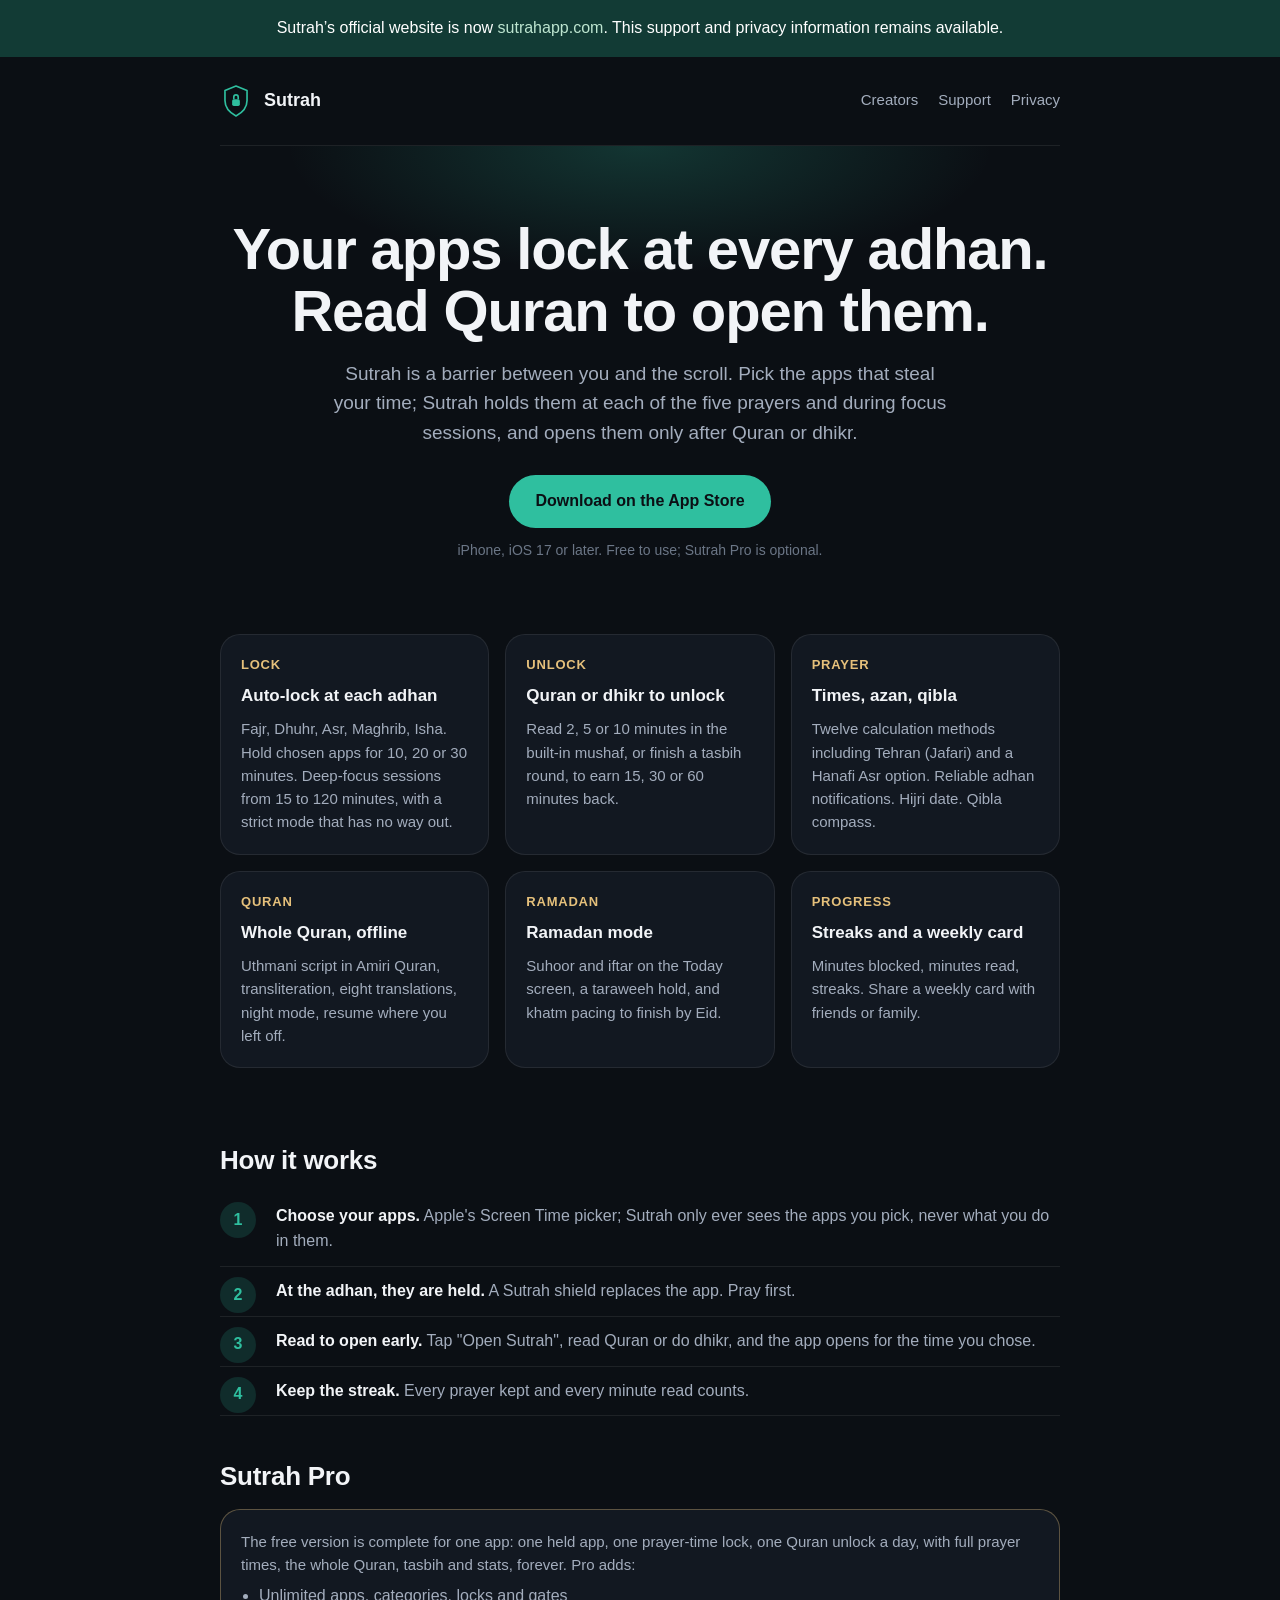
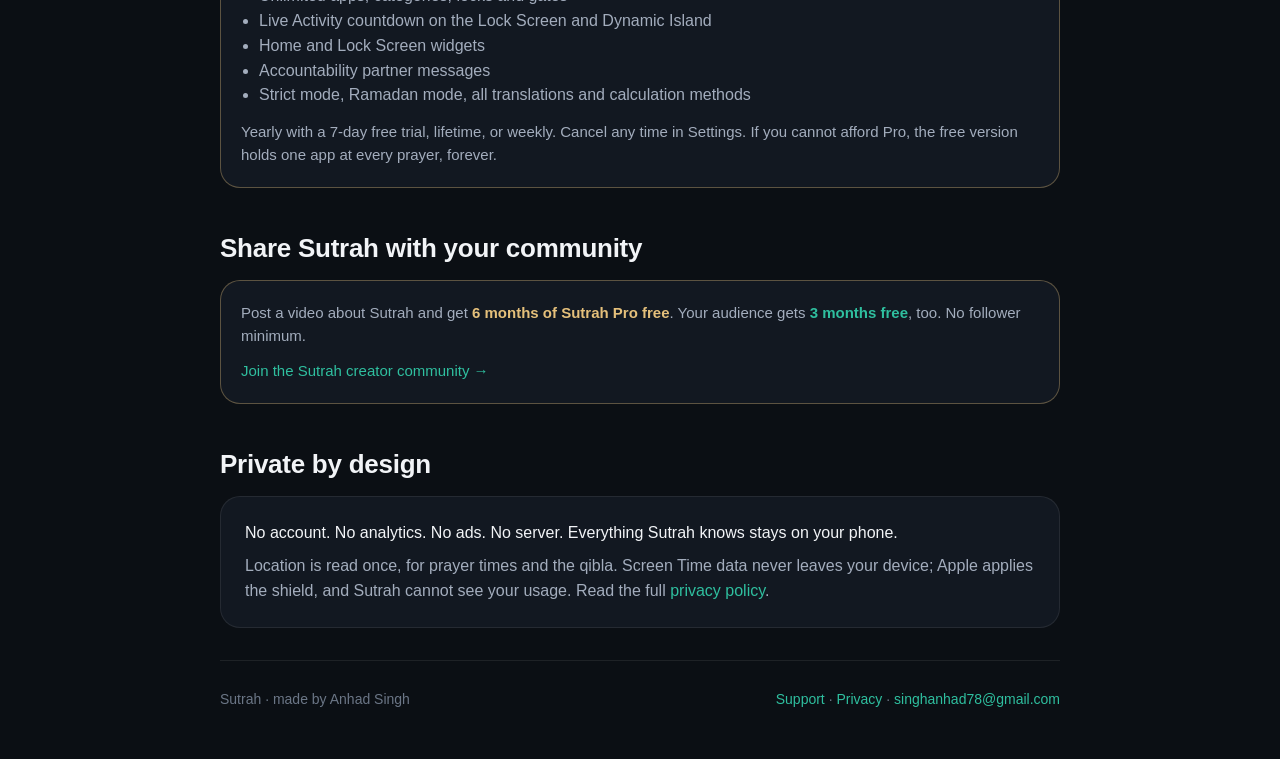
<file: index.html>
<!doctype html>
<html lang="en">
<head>
<meta charset="utf-8">
<meta name="viewport" content="width=device-width, initial-scale=1">
<title>Sutrah — Muslim Focus &amp; Azan for iPhone</title>
<meta name="description" content="Sutrah locks your distracting apps at every adhan and opens them only after you read Quran. Prayer times, azan, qibla, tasbih, Ramadan mode. No ads, no account, nothing leaves your phone.">
<meta name="color-scheme" content="dark">
<style>
  :root { --bg:#0B0F14; --surface:#121821; --hair:rgba(255,255,255,.08); --text:#F2F4F7; --sec:#A3ADBD; --ter:#6B7686; --teal:#2FBF9F; --gold:#E5C07B; }
  * { box-sizing:border-box; }
  html,body { margin:0; background:var(--bg); color:var(--text); font:16px/1.55 -apple-system, BlinkMacSystemFont, "SF Pro Text", "Segoe UI", Roboto, Helvetica, Arial, sans-serif; -webkit-font-smoothing:antialiased; }
  a { color:var(--teal); text-decoration:none; } a:hover { text-decoration:underline; }
  .wrap { max-width:880px; margin:0 auto; padding:0 20px; }
  header { padding:28px 0; display:flex; align-items:center; justify-content:space-between; border-bottom:1px solid var(--hair); }
  .brand { display:flex; align-items:center; gap:12px; font-weight:600; font-size:18px; color:var(--text); }
  .brand svg { width:32px; height:32px; }
  nav a { color:var(--sec); margin-left:20px; font-size:15px; }
  .hero { padding:72px 0 40px; text-align:center; background:radial-gradient(60% 40% at 50% 0%, rgba(47,191,159,.22), transparent 70%); }
  .hero h1 { font-size:clamp(34px,6vw,58px); line-height:1.08; margin:0 0 16px; letter-spacing:-.02em; }
  .hero p { font-size:19px; color:var(--sec); max-width:620px; margin:0 auto 28px; }
  .cta { display:inline-block; background:var(--teal); color:var(--bg); font-weight:600; padding:14px 26px; border-radius:999px; }
  .cta:hover { text-decoration:none; filter:brightness(1.06); }
  .note { color:var(--ter); font-size:14px; margin-top:12px; }
  .grid { display:grid; grid-template-columns:repeat(auto-fit,minmax(240px,1fr)); gap:16px; padding:32px 0; }
  .card { background:var(--surface); border:1px solid var(--hair); border-radius:20px; padding:20px; }
  .card h3 { margin:0 0 8px; font-size:17px; } .card p { margin:0; color:var(--sec); font-size:15px; }
  .card .k { color:var(--gold); font-size:13px; font-weight:600; letter-spacing:.06em; text-transform:uppercase; display:block; margin-bottom:8px; }
  h2 { font-size:26px; margin:40px 0 12px; letter-spacing:-.01em; }
  .steps { counter-reset:s; list-style:none; padding:0; margin:0; }
  .steps li { position:relative; padding:12px 0 12px 56px; border-bottom:1px solid var(--hair); color:var(--sec); }
  .steps li::before { counter-increment:s; content:counter(s); position:absolute; left:0; top:10px; width:36px; height:36px; border-radius:50%; background:rgba(47,191,159,.16); color:var(--teal); font-weight:600; display:grid; place-items:center; }
  .steps b { color:var(--text); }
  .pro { border:1px solid rgba(229,192,123,.35); }
  .pro ul { margin:8px 0 0; padding-left:18px; color:var(--sec); }
  .privacy { background:var(--surface); border:1px solid var(--hair); border-radius:20px; padding:24px; margin:8px 0 32px; }
  footer { border-top:1px solid var(--hair); padding:28px 0 48px; color:var(--ter); font-size:14px; display:flex; flex-wrap:wrap; gap:16px; justify-content:space-between; }
  @media(max-width:480px) { header { flex-wrap:wrap; gap:16px; } nav { display:flex; flex-wrap:wrap; gap:20px; } nav a { margin-left:0; } }
</style>
<link rel="canonical" href="https://sutrahapp.com/">
</head>
<body><aside style="padding:16px;text-align:center;background:#123b35;color:white">Sutrah’s official website is now <a style="color:#bde5d0" href="https://sutrahapp.com/">sutrahapp.com</a>. This support and privacy information remains available.</aside>
<div class="wrap">
  <header>
    <a class="brand" href="./">
      <svg viewBox="0 0 96 116" aria-hidden="true"><path d="M48 4 8 20v36c0 26 17 44 40 56 23-12 40-30 40-56V20L48 4z" fill="none" stroke="#2FBF9F" stroke-width="6" stroke-linejoin="round"/><rect x="34" y="52" width="28" height="24" rx="6" fill="#2FBF9F"/><path d="M40 52v-8a8 8 0 0 1 16 0v8" fill="none" stroke="#2FBF9F" stroke-width="6"/></svg>
      Sutrah
    </a>
    <nav><a href="community.html">Creators</a><a href="support.html">Support</a><a href="privacy.html">Privacy</a></nav>
  </header>

  <section class="hero">
    <h1>Your apps lock at every adhan.<br>Read Quran to open them.</h1>
    <p>Sutrah is a barrier between you and the scroll. Pick the apps that steal your time; Sutrah holds them at each of the five prayers and during focus sessions, and opens them only after Quran or dhikr.</p>
    <a class="cta" href="https://apps.apple.com/app/id6809207368">Download on the App Store</a>
    <div class="note">iPhone, iOS 17 or later. Free to use; Sutrah Pro is optional.</div>
  </section>

  <section class="grid">
    <div class="card"><span class="k">Lock</span><h3>Auto-lock at each adhan</h3><p>Fajr, Dhuhr, Asr, Maghrib, Isha. Hold chosen apps for 10, 20 or 30 minutes. Deep-focus sessions from 15 to 120 minutes, with a strict mode that has no way out.</p></div>
    <div class="card"><span class="k">Unlock</span><h3>Quran or dhikr to unlock</h3><p>Read 2, 5 or 10 minutes in the built-in mushaf, or finish a tasbih round, to earn 15, 30 or 60 minutes back.</p></div>
    <div class="card"><span class="k">Prayer</span><h3>Times, azan, qibla</h3><p>Twelve calculation methods including Tehran (Jafari) and a Hanafi Asr option. Reliable adhan notifications. Hijri date. Qibla compass.</p></div>
    <div class="card"><span class="k">Quran</span><h3>Whole Quran, offline</h3><p>Uthmani script in Amiri Quran, transliteration, eight translations, night mode, resume where you left off.</p></div>
    <div class="card"><span class="k">Ramadan</span><h3>Ramadan mode</h3><p>Suhoor and iftar on the Today screen, a taraweeh hold, and khatm pacing to finish by Eid.</p></div>
    <div class="card"><span class="k">Progress</span><h3>Streaks and a weekly card</h3><p>Minutes blocked, minutes read, streaks. Share a weekly card with friends or family.</p></div>
  </section>

  <h2>How it works</h2>
  <ol class="steps">
    <li><b>Choose your apps.</b> Apple's Screen Time picker; Sutrah only ever sees the apps you pick, never what you do in them.</li>
    <li><b>At the adhan, they are held.</b> A Sutrah shield replaces the app. Pray first.</li>
    <li><b>Read to open early.</b> Tap "Open Sutrah", read Quran or do dhikr, and the app opens for the time you chose.</li>
    <li><b>Keep the streak.</b> Every prayer kept and every minute read counts.</li>
  </ol>

  <h2>Sutrah Pro</h2>
  <div class="card pro">
    <p>The free version is complete for one app: one held app, one prayer-time lock, one Quran unlock a day, with full prayer times, the whole Quran, tasbih and stats, forever. Pro adds:</p>
    <ul>
      <li>Unlimited apps, categories, locks and gates</li>
      <li>Live Activity countdown on the Lock Screen and Dynamic Island</li>
      <li>Home and Lock Screen widgets</li>
      <li>Accountability partner messages</li>
      <li>Strict mode, Ramadan mode, all translations and calculation methods</li>
    </ul>
    <p style="margin-top:12px">Yearly with a 7-day free trial, lifetime, or weekly. Cancel any time in Settings. If you cannot afford Pro, the free version holds one app at every prayer, forever.</p>
  </div>

  <h2>Share Sutrah with your community</h2>
  <div class="card pro" style="margin-bottom:32px">
    <p>Post a video about Sutrah and get <strong style="color:var(--gold)">6 months of Sutrah Pro free</strong>. Your audience gets <strong style="color:var(--teal)">3 months free</strong>, too. No follower minimum.</p>
    <p style="margin-top:12px"><a href="community.html">Join the Sutrah creator community →</a></p>
  </div>

  <h2>Private by design</h2>
  <div class="privacy">
    <p style="margin:0 0 8px">No account. No analytics. No ads. No server. Everything Sutrah knows stays on your phone.</p>
    <p style="margin:0;color:var(--sec)">Location is read once, for prayer times and the qibla. Screen Time data never leaves your device; Apple applies the shield, and Sutrah cannot see your usage. Read the full <a href="privacy.html">privacy policy</a>.</p>
  </div>

  <footer>
    <span>Sutrah · made by Anhad Singh</span>
    <span><a href="support.html">Support</a> · <a href="privacy.html">Privacy</a> · <a href="mailto:singhanhad78@gmail.com">singhanhad78@gmail.com</a></span>
  </footer>
</div>
</body>
</html>
</file>
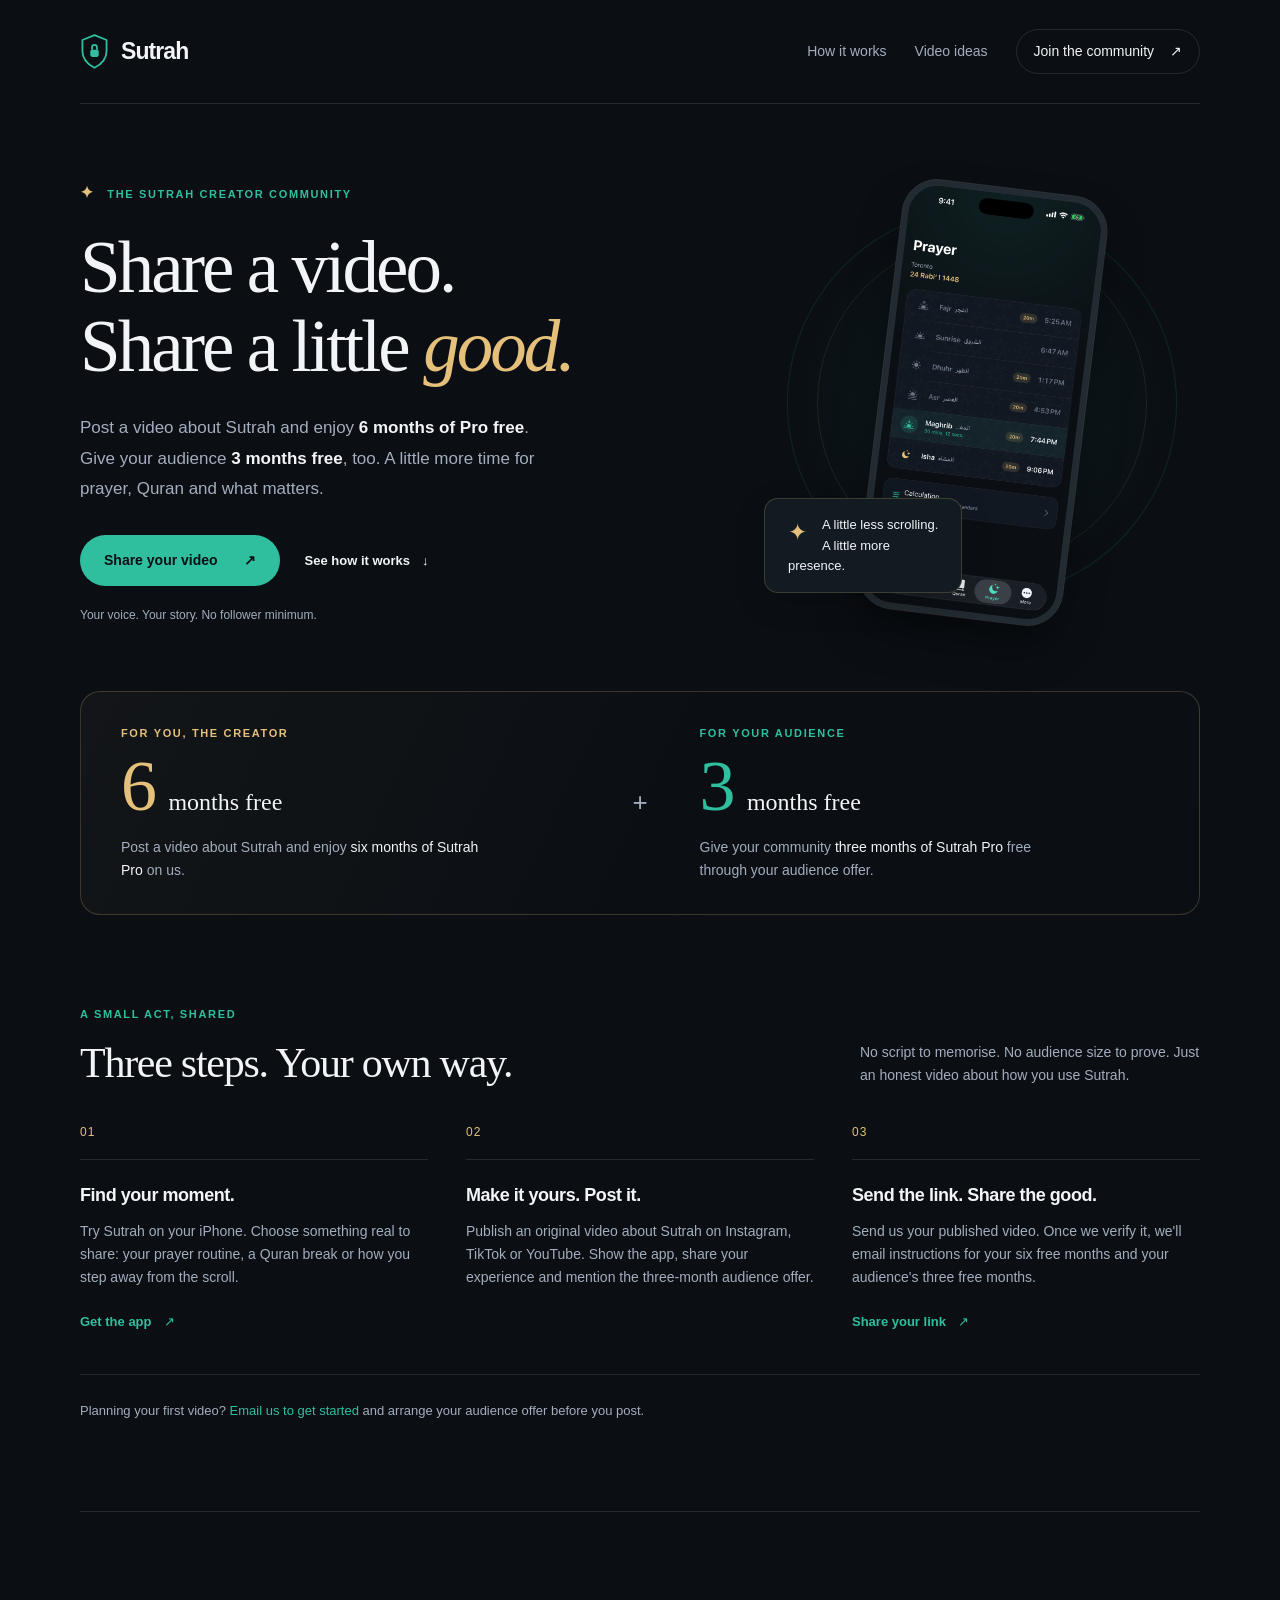
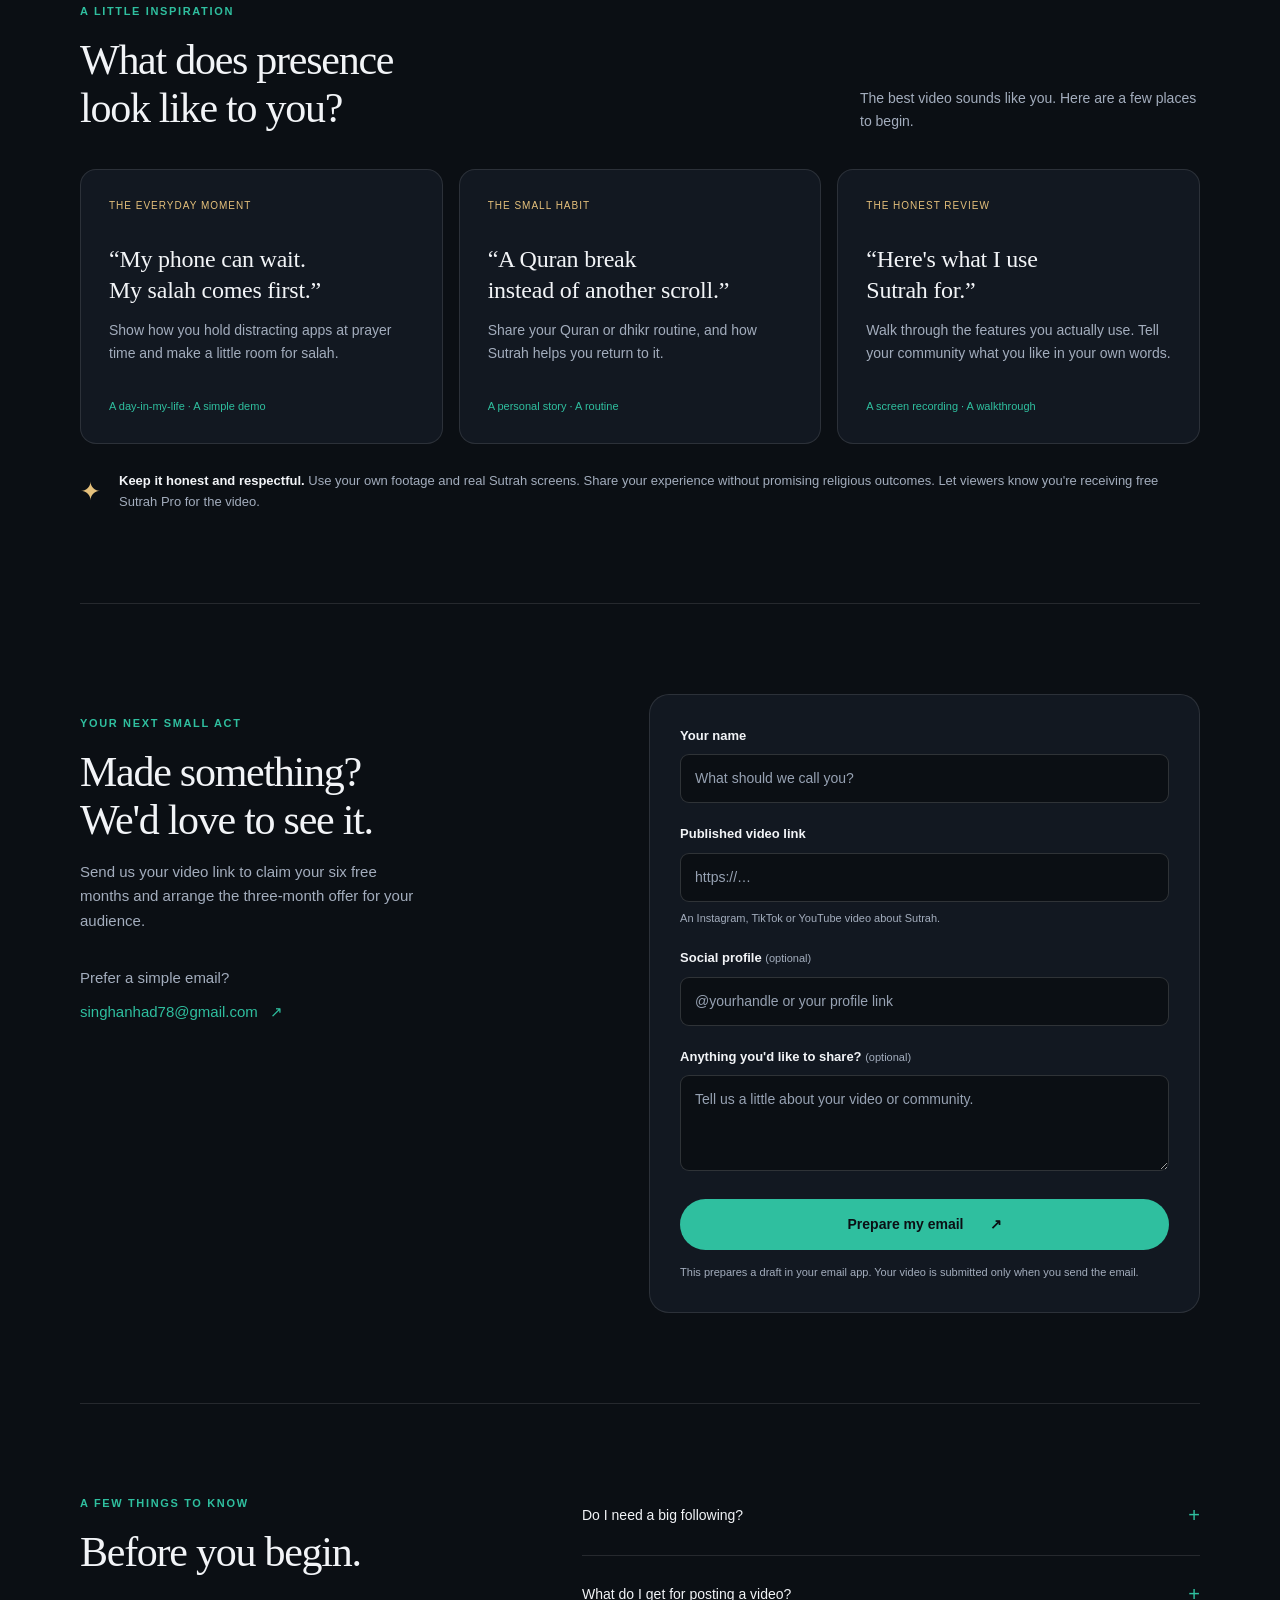
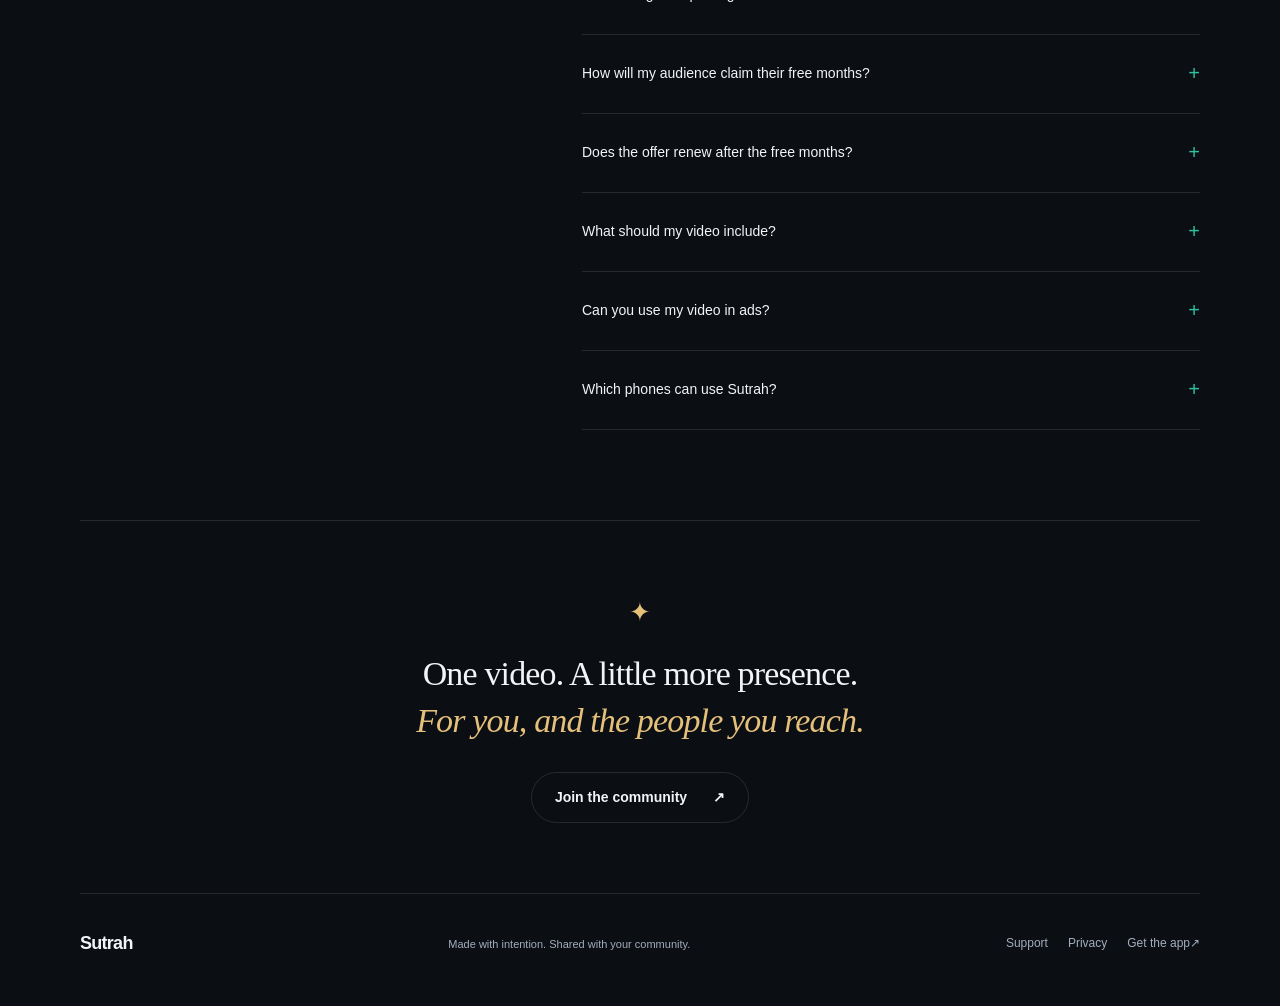
<file: community.html>
<!doctype html>
<html lang="en">
  <head>
    <meta charset="utf-8" />
    <meta name="viewport" content="width=device-width, initial-scale=1" />
    <title>
      Sutrah Creator Community — Share a video. Share a little good.
    </title>
    <meta
      name="description"
      content="Join the Sutrah creator community. Post a video about Sutrah and get 6 months of Sutrah Pro free. Give your audience 3 months free, too. No follower minimum."
    />
    <meta name="color-scheme" content="dark" />
    <link rel="stylesheet" href="community.css" />
    <script src="community.js" defer></script>
  </head>
  <body>
    <a class="skip-link" href="#main">Skip to content</a>
    <div class="wrap">
      <header class="site-header">
        <a class="brand" href="./" aria-label="Sutrah home">
          <svg viewBox="0 0 96 116" aria-hidden="true">
            <path
              d="M48 4 8 20v36c0 26 17 44 40 56 23-12 40-30 40-56V20L48 4z"
              fill="none"
              stroke="currentColor"
              stroke-width="6"
              stroke-linejoin="round"
            />
            <rect
              x="34"
              y="52"
              width="28"
              height="24"
              rx="6"
              fill="currentColor"
            />
            <path
              d="M40 52v-8a8 8 0 0 1 16 0v8"
              fill="none"
              stroke="currentColor"
              stroke-width="6"
            />
          </svg>
          <span>Sutrah</span>
        </a>
        <nav aria-label="Main navigation">
          <a href="#how-it-works">How it works</a
          ><a href="#ideas">Video ideas</a
          ><a class="nav-cta" href="#share"
            >Join the community <span aria-hidden="true">↗</span></a
          >
        </nav>
      </header>

      <main id="main">
        <section class="hero" aria-labelledby="hero-title">
          <div class="hero-copy">
            <p class="eyebrow">
              <span class="small-star" aria-hidden="true">✦</span> THE SUTRAH
              CREATOR COMMUNITY
            </p>
            <h1 id="hero-title">
              Share a video.<br />Share a little <em>good.</em>
            </h1>
            <p class="hero-description">
              Post a video about Sutrah and enjoy
              <strong>6 months of Pro free</strong>. Give your audience
              <strong>3 months free</strong>, too. A little more time for
              prayer, Quran and what matters.
            </p>
            <div class="hero-actions">
              <a class="button primary" href="#share"
                >Share your video <span aria-hidden="true">↗</span></a
              ><a class="text-link" href="#how-it-works"
                >See how it works <span aria-hidden="true">↓</span></a
              >
            </div>
            <p class="hero-note">
              Your voice. Your story. No follower minimum.
            </p>
          </div>
          <figure class="hero-visual">
            <div class="orbit" aria-hidden="true"></div>
            <div class="phone">
              <img
                src="assets/community-prayer.png"
                width="1320"
                height="2868"
                alt="Sutrah's Prayer screen showing prayer times and prayer-time app locks."
                fetchpriority="high"
              />
            </div>
            <figcaption>
              <span aria-hidden="true">✦</span> A little less scrolling.<br />A
              little more presence.
            </figcaption>
          </figure>
        </section>

        <section class="rewards" aria-label="Your community rewards">
          <div class="reward">
            <p class="eyebrow">FOR YOU, THE CREATOR</p>
            <p class="reward-value"><span>6</span> months free</p>
            <p>
              Post a video about Sutrah and enjoy
              <strong>six months of Sutrah Pro</strong> on us.
            </p>
          </div>
          <span class="reward-plus" aria-hidden="true">+</span>
          <div class="reward audience">
            <p class="eyebrow">FOR YOUR AUDIENCE</p>
            <p class="reward-value"><span>3</span> months free</p>
            <p>
              Give your community
              <strong>three months of Sutrah Pro</strong> free through your
              audience offer.
            </p>
          </div>
        </section>

        <section id="how-it-works" class="section" aria-labelledby="how-title">
          <div class="section-heading">
            <div>
              <p class="eyebrow">A SMALL ACT, SHARED</p>
              <h2 id="how-title">Three steps. Your own way.</h2>
            </div>
            <p>
              No script to memorise. No audience size to prove. Just an honest
              video about how you use Sutrah.
            </p>
          </div>
          <ol class="steps">
            <li>
              <span class="step-number" aria-hidden="true">01</span>
              <h3>Find your moment.</h3>
              <p>
                Try Sutrah on your iPhone. Choose something real to share: your
                prayer routine, a Quran break or how you step away from the
                scroll.
              </p>
              <a
                class="text-link"
                href="https://apps.apple.com/app/id6809207368"
                >Get the app <span aria-hidden="true">↗</span></a
              >
            </li>
            <li>
              <span class="step-number" aria-hidden="true">02</span>
              <h3>Make it yours. Post it.</h3>
              <p>
                Publish an original video about Sutrah on Instagram, TikTok or
                YouTube. Show the app, share your experience and mention the
                three-month audience offer.
              </p>
            </li>
            <li>
              <span class="step-number" aria-hidden="true">03</span>
              <h3>Send the link. Share the good.</h3>
              <p>
                Send us your published video. Once we verify it, we'll email
                instructions for your six free months and your audience's three
                free months.
              </p>
              <a class="text-link" href="#share"
                >Share your link <span aria-hidden="true">↗</span></a
              >
            </li>
          </ol>
          <p class="section-note">
            Planning your first video?
            <a
              href="mailto:singhanhad78@gmail.com?subject=Sutrah%20creator%20community&amp;body=Assalamu%20alaykum%2C%0A%0AI%27d%20like%20to%20make%20a%20video%20about%20Sutrah.%20Please%20send%20me%20the%20creator%20details%20and%20audience%20offer%20instructions.%0A%0AMy%20social%20profile%3A%20"
              >Email us to get started</a
            >
            and arrange your audience offer before you post.
          </p>
        </section>

        <section
          id="ideas"
          class="section ideas-section"
          aria-labelledby="ideas-title"
        >
          <div class="section-heading">
            <div>
              <p class="eyebrow">A LITTLE INSPIRATION</p>
              <h2 id="ideas-title">
                What does presence<br />look like to you?
              </h2>
            </div>
            <p>
              The best video sounds like you. Here are a few places to begin.
            </p>
          </div>
          <div class="ideas-grid">
            <article class="idea">
              <span class="idea-label">THE EVERYDAY MOMENT</span>
              <h3>“My phone can wait.<br />My salah comes first.”</h3>
              <p>
                Show how you hold distracting apps at prayer time and make a
                little room for salah.
              </p>
              <span class="idea-format">A day-in-my-life · A simple demo</span>
            </article>
            <article class="idea">
              <span class="idea-label">THE SMALL HABIT</span>
              <h3>“A Quran break<br />instead of another scroll.”</h3>
              <p>
                Share your Quran or dhikr routine, and how Sutrah helps you
                return to it.
              </p>
              <span class="idea-format">A personal story · A routine</span>
            </article>
            <article class="idea">
              <span class="idea-label">THE HONEST REVIEW</span>
              <h3>“Here's what I use<br />Sutrah for.”</h3>
              <p>
                Walk through the features you actually use. Tell your community
                what you like in your own words.
              </p>
              <span class="idea-format"
                >A screen recording · A walkthrough</span
              >
            </article>
          </div>
          <div class="guidelines">
            <span class="small-star" aria-hidden="true">✦</span>
            <p>
              <strong>Keep it honest and respectful.</strong> Use your own
              footage and real Sutrah screens. Share your experience without
              promising religious outcomes. Let viewers know you're receiving
              free Sutrah Pro for the video.
            </p>
          </div>
        </section>

        <section
          id="share"
          class="section share-section"
          aria-labelledby="share-title"
        >
          <div class="share-copy">
            <p class="eyebrow">YOUR NEXT SMALL ACT</p>
            <h2 id="share-title">Made something?<br />We'd love to see it.</h2>
            <p>
              Send us your video link to claim your six free months and arrange
              the three-month offer for your audience.
            </p>
            <p class="email-note">
              Prefer a simple email?<br /><a
                href="mailto:singhanhad78@gmail.com?subject=Sutrah%20creator%20video"
                >singhanhad78@gmail.com <span aria-hidden="true">↗</span></a
              >
            </p>
          </div>
          <div class="form-panel">
            <form id="creator-form" aria-describedby="form-note" hidden>
              <div class="field">
                <label for="creator-name">Your name</label
                ><input
                  id="creator-name"
                  name="name"
                  autocomplete="name"
                  maxlength="100"
                  required
                  placeholder="What should we call you?"
                />
              </div>
              <div class="field">
                <label for="video-url">Published video link</label
                ><input
                  id="video-url"
                  name="video"
                  type="url"
                  inputmode="url"
                  maxlength="1000"
                  required
                  placeholder="https://…"
                  aria-describedby="video-hint"
                /><span id="video-hint" class="field-hint"
                  >An Instagram, TikTok or YouTube video about Sutrah.</span
                >
              </div>
              <div class="field">
                <label for="creator-profile"
                  >Social profile <span>(optional)</span></label
                ><input
                  id="creator-profile"
                  name="profile"
                  maxlength="200"
                  placeholder="@yourhandle or your profile link"
                />
              </div>
              <div class="field">
                <label for="creator-note"
                  >Anything you'd like to share? <span>(optional)</span></label
                ><textarea
                  id="creator-note"
                  name="note"
                  maxlength="600"
                  rows="3"
                  placeholder="Tell us a little about your video or community."
                ></textarea>
              </div>
              <button class="button primary" type="submit">
                Prepare my email <span aria-hidden="true">↗</span>
              </button>
              <p id="form-note" class="field-hint">
                This prepares a draft in your email app. Your video is submitted
                only when you send the email.
              </p>
            </form>
            <noscript
              ><p>
                Email your name and published video link to
                <a
                  href="mailto:singhanhad78@gmail.com?subject=Sutrah%20creator%20video"
                  >singhanhad78@gmail.com</a
                >
                to claim the creator and audience offers.
              </p></noscript
            >
            <div
              id="email-review"
              class="email-review"
              hidden
              tabindex="-1"
              aria-labelledby="review-title"
            >
              <h3 id="review-title">Your email is ready to review.</h3>
              <p>
                Open the draft below, check the details, and send it from your
                email app. Nothing has been sent yet.
              </p>
              <pre id="email-body"></pre>
              <a id="email-link" class="button primary"
                >Open email draft <span aria-hidden="true">↗</span></a
              ><button id="edit-details" class="edit-button" type="button">
                Edit my details
              </button>
            </div>
          </div>
        </section>

        <section class="section faq-section" aria-labelledby="faq-title">
          <div>
            <p class="eyebrow">A FEW THINGS TO KNOW</p>
            <h2 id="faq-title">Before you begin.</h2>
          </div>
          <div class="faq-list">
            <details>
              <summary>Do I need a big following?</summary>
              <p>
                No. You don't need a minimum follower count. Anyone who posts an
                original video about Sutrah can take part, whether you're
                sharing with a small circle or a wider community.
              </p>
            </details>
            <details>
              <summary>What do I get for posting a video?</summary>
              <p>
                You get six months of Sutrah Pro free after we verify your
                published Sutrah video. Your audience gets a three-month Sutrah
                Pro offer to use through the redemption instructions we share
                with you.
              </p>
            </details>
            <details>
              <summary>How will my audience claim their free months?</summary>
              <p>
                We'll email you the audience offer and instructions to share.
                Contact us before filming if you'd like to include those details
                in your video or caption.
              </p>
            </details>
            <details>
              <summary>Does the offer renew after the free months?</summary>
              <p>
                The App Store shows the offer's eligibility, free period and
                renewal price before redemption. For an auto-renewing offer,
                cancel in iPhone Settings → your name → Subscriptions before the
                free period ends to avoid a charge.
              </p>
            </details>
            <details>
              <summary>What should my video include?</summary>
              <p>
                Show Sutrah or talk about your own experience using it. Publish
                your original video on Instagram, TikTok or YouTube, mention the
                audience offer, and disclose that you receive free Sutrah Pro.
                You can use a screen recording, a voiceover or a video of
                yourself.
              </p>
            </details>
            <details>
              <summary>Can you use my video in ads?</summary>
              <p>
                Sending your link does not give us permission to reuse your
                video in ads. If we'd like to feature or reuse your content,
                we'll ask you separately.
              </p>
            </details>
            <details>
              <summary>Which phones can use Sutrah?</summary>
              <p>
                Sutrah is available for iPhone with iOS 17 or later. The
                free-month offers are for Sutrah Pro.
                <a href="https://apps.apple.com/app/id6809207368"
                  >View Sutrah on the App Store</a
                >.
              </p>
            </details>
          </div>
        </section>
        <section class="closing">
          <span class="small-star" aria-hidden="true">✦</span>
          <p>
            One video. A little more presence.<br /><em
              >For you, and the people you reach.</em
            >
          </p>
          <a class="button secondary" href="#share"
            >Join the community <span aria-hidden="true">↗</span></a
          >
        </section>
      </main>
      <footer>
        <a class="brand" href="./">Sutrah</a
        ><span>Made with intention. Shared with your community.</span>
        <nav aria-label="Footer navigation">
          <a href="support.html">Support</a><a href="privacy.html">Privacy</a
          ><a href="https://apps.apple.com/app/id6809207368"
            >Get the app <span aria-hidden="true">↗</span></a
          >
        </nav>
      </footer>
    </div>
  </body>
</html>
</file>
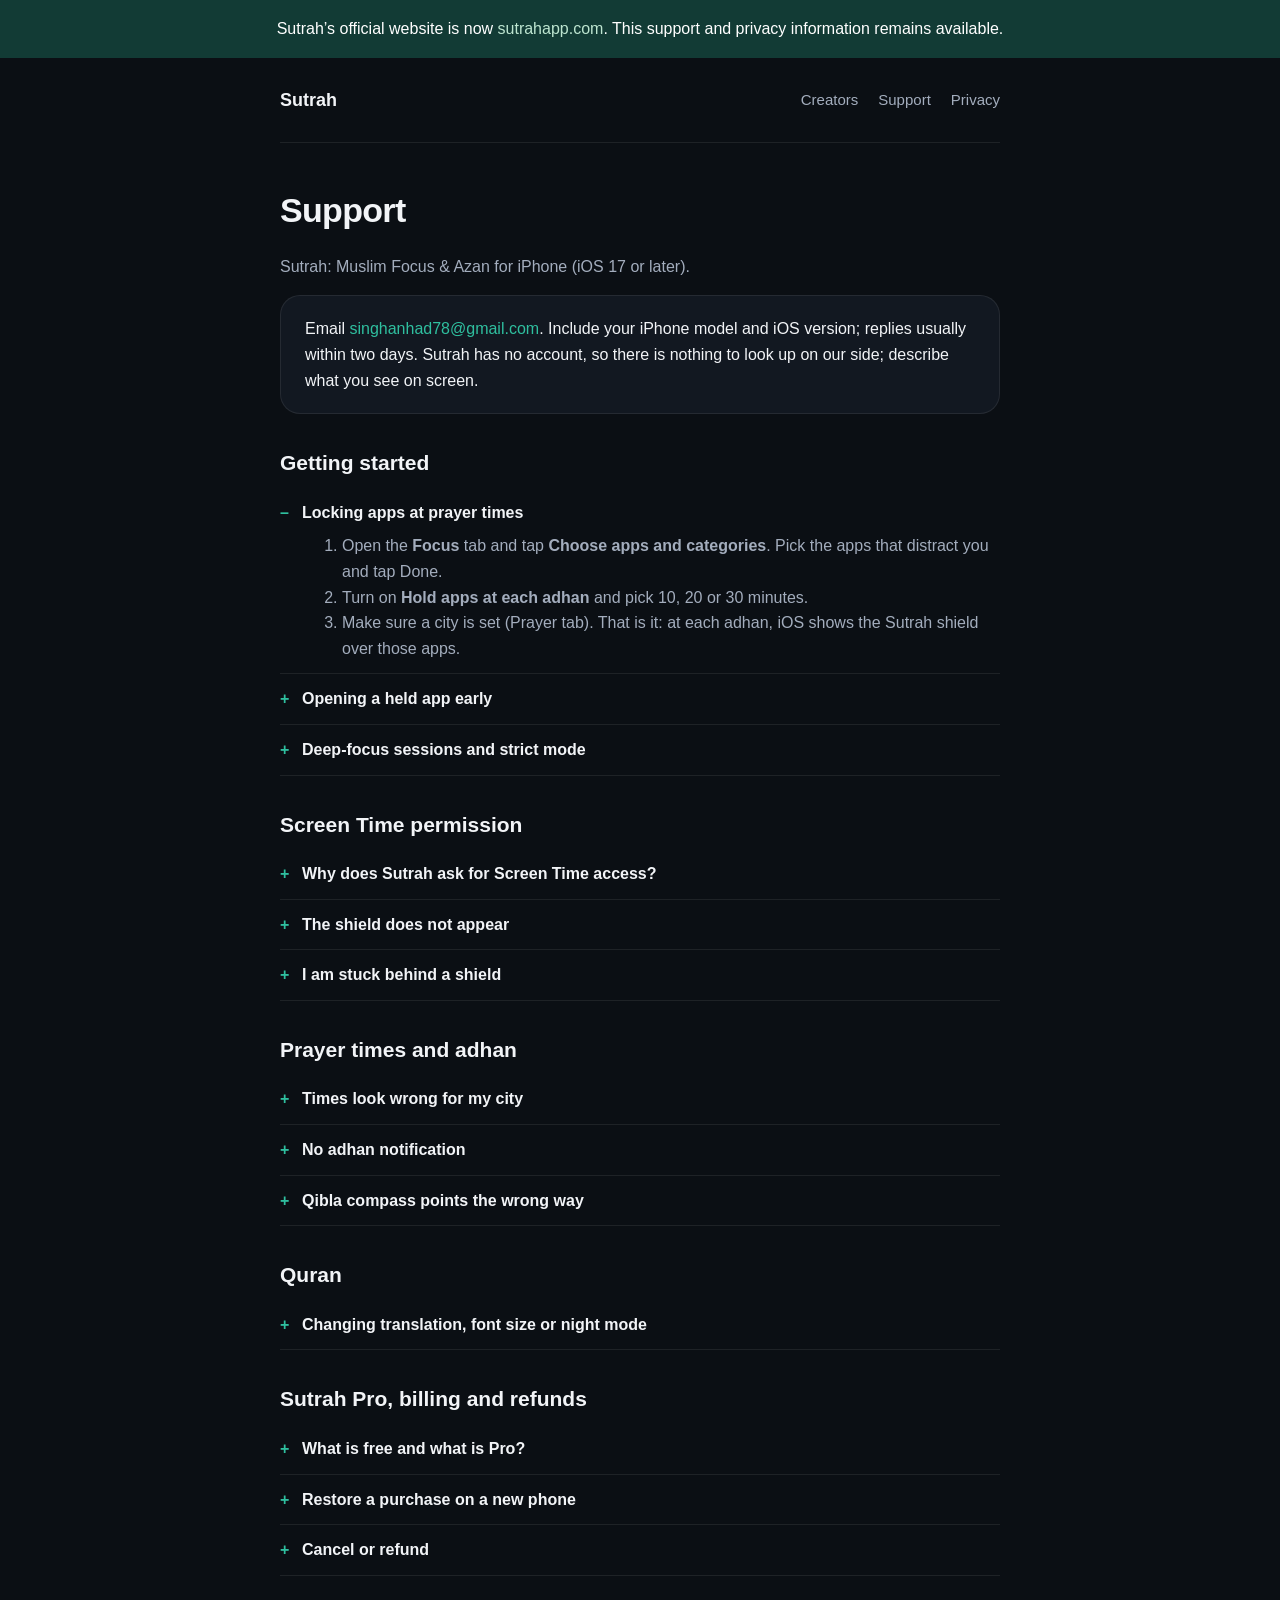
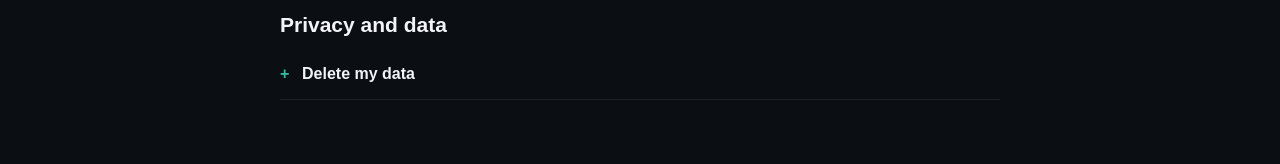
<file: support.html>
<!doctype html>
<html lang="en">
<head>
<meta charset="utf-8">
<meta name="viewport" content="width=device-width, initial-scale=1">
<title>Sutrah — Support</title>
<meta name="description" content="Help for Sutrah: setting up app locks at prayer times, Quran unlocks, prayer time settings, Sutrah Pro and refunds.">
<meta name="color-scheme" content="dark">
<style>
  :root { --bg:#0B0F14; --surface:#121821; --hair:rgba(255,255,255,.08); --text:#F2F4F7; --sec:#A3ADBD; --ter:#6B7686; --teal:#2FBF9F; --gold:#E5C07B; }
  * { box-sizing:border-box; }
  html,body { margin:0; background:var(--bg); color:var(--text); font:16px/1.6 -apple-system, BlinkMacSystemFont, "SF Pro Text", "Segoe UI", Roboto, Helvetica, Arial, sans-serif; -webkit-font-smoothing:antialiased; }
  a { color:var(--teal); text-decoration:none; } a:hover { text-decoration:underline; }
  .wrap { max-width:760px; margin:0 auto; padding:0 20px 64px; }
  header { padding:28px 0; display:flex; align-items:center; justify-content:space-between; border-bottom:1px solid var(--hair); }
  .brand { font-weight:600; font-size:18px; color:var(--text); }
  nav a { color:var(--sec); margin-left:20px; font-size:15px; }
  h1 { font-size:34px; margin:40px 0 8px; letter-spacing:-.02em; }
  h2 { font-size:21px; margin:32px 0 8px; }
  p, li { color:var(--sec); }
  .contact { background:var(--surface); border:1px solid var(--hair); border-radius:20px; padding:20px 24px; margin:16px 0 8px; }
  .contact p { margin:0; color:var(--text); }
  details { border-bottom:1px solid var(--hair); padding:12px 0; }
  summary { cursor:pointer; color:var(--text); font-weight:600; list-style:none; }
  summary::-webkit-details-marker { display:none; }
  summary::before { content:"+"; color:var(--teal); display:inline-block; width:22px; }
  details[open] summary::before { content:"–"; }
  details p, details ol { margin:8px 0 0 22px; }
  @media(max-width:480px) { header { flex-wrap:wrap; gap:16px; } nav { display:flex; flex-wrap:wrap; gap:20px; } nav a { margin-left:0; } }
</style>
<link rel="canonical" href="https://sutrahapp.com/support">
</head>
<body><aside style="padding:16px;text-align:center;background:#123b35;color:white">Sutrah’s official website is now <a style="color:#bde5d0" href="https://sutrahapp.com/support">sutrahapp.com</a>. This support and privacy information remains available.</aside>
<div class="wrap">
  <header>
    <a class="brand" href="./">Sutrah</a>
    <nav><a href="community.html">Creators</a><a href="support.html">Support</a><a href="privacy.html">Privacy</a></nav>
  </header>

  <h1>Support</h1>
  <p>Sutrah: Muslim Focus &amp; Azan for iPhone (iOS 17 or later).</p>

  <div class="contact">
    <p>Email <a href="mailto:singhanhad78@gmail.com?subject=Sutrah%20support">singhanhad78@gmail.com</a>. Include your iPhone model and iOS version; replies usually within two days. Sutrah has no account, so there is nothing to look up on our side; describe what you see on screen.</p>
  </div>

  <h2>Getting started</h2>
  <details open>
    <summary>Locking apps at prayer times</summary>
    <ol>
      <li>Open the <b>Focus</b> tab and tap <b>Choose apps and categories</b>. Pick the apps that distract you and tap Done.</li>
      <li>Turn on <b>Hold apps at each adhan</b> and pick 10, 20 or 30 minutes.</li>
      <li>Make sure a city is set (Prayer tab). That is it: at each adhan, iOS shows the Sutrah shield over those apps.</li>
    </ol>
  </details>
  <details>
    <summary>Opening a held app early</summary>
    <p>On the shield, tap <b>Open Sutrah</b>. Choose <b>Read Quran</b> (the ring fills as you read) or <b>Dhikr</b> (tap to 100). Tap Done and the app opens for the time you set under Focus → "…and it opens for". Free accounts get one unlock a day; Pro is unlimited. Strict-mode sessions cannot be opened early.</p>
  </details>
  <details>
    <summary>Deep-focus sessions and strict mode</summary>
    <p>Focus tab → pick 15 to 120 minutes → <b>Start</b>. With <b>Strict mode</b> on, there is no early end and no Quran unlock until the timer runs out; use it only when you mean it. Without strict mode, the Today screen shows <b>End session</b>.</p>
  </details>

  <h2>Screen Time permission</h2>
  <details>
    <summary>Why does Sutrah ask for Screen Time access?</summary>
    <p>Apple's Screen Time (Family Controls) is the only way an app can hold other apps. Sutrah uses it in "individual" mode for your own device. Sutrah never sees your usage; Apple applies the shield. See the <a href="privacy.html">privacy policy</a>.</p>
  </details>
  <details>
    <summary>The shield does not appear</summary>
    <ol>
      <li>Settings → Screen Time → <b>Apps with Screen Time Access</b>: Sutrah must be on.</li>
      <li>Open Sutrah once after a restart so it can re-apply today's schedule.</li>
      <li>Check the Prayer tab shows times for your city; without a location there is no prayer window.</li>
      <li>Locks apply only to the apps you picked. System apps such as Phone and Messages are never held.</li>
    </ol>
  </details>
  <details>
    <summary>I am stuck behind a shield</summary>
    <p>Tap <b>Open Sutrah</b> on the shield and complete a Quran or dhikr unlock. If you cannot open Sutrah at all, remove Sutrah's access under Settings → Screen Time → Apps with Screen Time Access; all shields drop immediately.</p>
  </details>

  <h2>Prayer times and adhan</h2>
  <details>
    <summary>Times look wrong for my city</summary>
    <p>More → <b>Prayer times &amp; adhan</b>: pick the calculation method your local mosque uses (ISNA, Muslim World League, Umm al-Qura, Egyptian, Karachi, Dubai, Kuwait, Qatar, Singapore, Diyanet, Moonsighting Committee, Tehran/Jafari), switch Asr to Hanafi if needed, and adjust individual prayers by a few minutes. You can also type coordinates instead of using location.</p>
  </details>
  <details>
    <summary>No adhan notification</summary>
    <p>Settings → Notifications → Sutrah: allow notifications and sounds. Focus modes and Do Not Disturb can silence them; add Sutrah as an allowed app in your Focus settings. Sutrah schedules seven days of notifications at a time; opening the app refreshes them.</p>
  </details>
  <details>
    <summary>Qibla compass points the wrong way</summary>
    <p>Hold the phone flat, away from magnets and cases with magnets, and move it in a figure-eight to calibrate. The compass needs location permission for your city.</p>
  </details>

  <h2>Quran</h2>
  <details>
    <summary>Changing translation, font size or night mode</summary>
    <p>More → <b>Quran reading</b>, or tap the <b>AA</b> button in the reader. Eight translations are included with attribution. The whole Quran is stored inside the app; no internet is needed.</p>
  </details>

  <h2>Sutrah Pro, billing and refunds</h2>
  <details>
    <summary>What is free and what is Pro?</summary>
    <p>Free, forever: one held app, one prayer-time lock, one Quran or dhikr unlock a day, full prayer times, the whole Quran, tasbih, qibla and stats. Pro: unlimited apps and locks, Live Activity countdown, widgets, accountability partner, strict and Ramadan modes, every translation and calculation method.</p>
  </details>
  <details>
    <summary>Restore a purchase on a new phone</summary>
    <p>More → Get Sutrah Pro → <b>Restore</b>. Sign in with the same Apple Account used for the original purchase.</p>
  </details>
  <details>
    <summary>Cancel or refund</summary>
    <p>Cancel: iPhone Settings → your name → Subscriptions → Sutrah Pro. Cancelling during the 7-day trial costs nothing. Refunds are handled by Apple at <a href="https://reportaproblem.apple.com">reportaproblem.apple.com</a>; we cannot issue them ourselves.</p>
  </details>

  <h2>Privacy and data</h2>
  <details>
    <summary>Delete my data</summary>
    <p>Delete the app. Everything Sutrah stores is on your phone and goes with it. There is no account to close. Full details in the <a href="privacy.html">privacy policy</a>.</p>
  </details>
</div>
</body>
</html>
</file>
<file: community.css>
:root {
  --bg: #0b0f14;
  --surface: #121821;
  --text: #f2f4f7;
  --muted: #a3adbd;
  --teal: #2fbf9f;
  --gold: #e5c07b;
  --line: rgba(255, 255, 255, 0.11);
}
* {
  box-sizing: border-box;
}
html {
  scroll-behavior: smooth;
  scroll-padding-top: 28px;
}
body {
  margin: 0;
  background: var(--bg);
  color: var(--text);
  font:
    16px/1.65 -apple-system,
    BlinkMacSystemFont,
    "Segoe UI",
    sans-serif;
  -webkit-font-smoothing: antialiased;
}
a {
  color: var(--teal);
  text-decoration: none;
}
a:hover {
  text-decoration: underline;
}
a,
button,
input,
textarea,
summary {
  -webkit-tap-highlight-color: transparent;
}
a:focus-visible,
button:focus-visible,
input:focus-visible,
textarea:focus-visible,
summary:focus-visible {
  outline: 2px solid var(--gold);
  outline-offset: 5px;
}
button,
input,
textarea {
  font: inherit;
}
button,
a,
summary {
  touch-action: manipulation;
}
.wrap {
  width: min(1120px, calc(100% - 64px));
  margin: auto;
}
.site-header {
  min-height: 104px;
  border-bottom: 1px solid var(--line);
  display: flex;
  align-items: center;
  justify-content: space-between;
  gap: 24px;
}
.brand {
  display: flex;
  align-items: center;
  gap: 12px;
  color: var(--text);
  font-size: 23px;
  font-weight: 650;
  letter-spacing: -0.04em;
}
.brand:hover {
  text-decoration: none;
}
.brand svg {
  width: 29px;
  height: 35px;
  color: var(--teal);
}
nav {
  display: flex;
  align-items: center;
  gap: 28px;
}
nav a {
  font-size: 14px;
  color: var(--muted);
}
.nav-cta {
  padding: 10px 17px;
  color: var(--text);
  border: 1px solid var(--line);
  border-radius: 99px;
}
.nav-cta span {
  margin-left: 12px;
}
.hero {
  display: grid;
  grid-template-columns: 1.5fr 1fr;
  align-items: center;
  gap: 30px;
  padding: 76px 0 65px;
  position: relative;
}
.eyebrow {
  font-size: 11px;
  letter-spacing: 0.15em;
  font-weight: 650;
  color: var(--teal);
  margin: 0 0 23px;
}
.small-star {
  color: var(--gold);
  display: inline-block;
}
.eyebrow .small-star {
  margin-right: 8px;
  font-size: 16px;
}
h1,
h2,
.closing p {
  font-family: Georgia, "Times New Roman", serif;
  font-weight: 400;
}
h1 {
  font-size: clamp(48px, 5.7vw, 76px);
  line-height: 1.08;
  letter-spacing: -0.04em;
  margin: 0 0 26px;
}
h1 em,
h2 em,
.closing em {
  color: var(--gold);
  font-weight: 400;
}
.hero-description {
  max-width: 485px;
  font-size: 17px;
  line-height: 1.8;
  color: var(--muted);
  margin: 0 0 30px;
}
.hero-description strong {
  color: var(--text);
  font-weight: 550;
}
.hero-actions {
  display: flex;
  align-items: center;
  gap: 25px;
  flex-wrap: wrap;
}
.button {
  display: inline-flex;
  justify-content: center;
  align-items: center;
  gap: 26px;
  padding: 13px 23px;
  min-height: 50px;
  border-radius: 99px;
  border: 1px solid transparent;
  font-size: 14px;
  font-weight: 650;
  cursor: pointer;
  transition:
    background 0.2s,
    transform 0.2s;
}
.button:hover {
  text-decoration: none;
  transform: translateY(-2px);
}
.primary {
  background: var(--teal);
  color: var(--bg);
}
.primary:hover {
  background: #49ccaf;
}
.secondary {
  border-color: var(--line);
  color: var(--text);
  background: transparent;
}
.text-link {
  font-size: 13px;
  font-weight: 550;
  color: var(--text);
  display: inline-flex;
  align-items: center;
  gap: 12px;
  min-height: 44px;
}
.hero-note {
  font-size: 12px;
  color: var(--muted);
  margin: 20px 0 0;
}
.hero-visual {
  margin: 0;
  position: relative;
  display: flex;
  align-items: center;
  justify-content: center;
  min-height: 440px;
}
.orbit {
  position: absolute;
  width: 390px;
  height: 390px;
  border: 1px solid rgba(47, 191, 159, 0.13);
  border-radius: 50%;
  background: radial-gradient(
    circle,
    rgba(47, 191, 159, 0.09),
    transparent 70%
  );
  max-width: 100%;
}
.orbit::after {
  content: "";
  position: absolute;
  inset: 29px;
  border: 1px solid rgba(229, 192, 123, 0.1);
  border-radius: 50%;
}
.phone {
  width: 205px;
  border: 6px solid #222b31;
  outline: 1px solid rgba(255, 255, 255, 0.15);
  border-radius: 35px;
  overflow: hidden;
  transform: rotate(7deg);
  position: relative;
  box-shadow: 0 24px 40px #0006;
}
.phone img {
  width: 100%;
  height: auto;
  display: block;
}
.hero-visual figcaption {
  position: absolute;
  left: 0;
  bottom: 30px;
  background: #121b22;
  border: 1px solid rgba(229, 192, 123, 0.2);
  padding: 16px 23px;
  border-radius: 14px;
  font-size: 13px;
  line-height: 1.55;
  box-shadow: 0 10px 30px #0003;
}
.hero-visual figcaption span {
  float: left;
  font-size: 23px;
  color: var(--gold);
  margin: 0 15px 0 0;
}
.rewards {
  border: 1px solid rgba(229, 192, 123, 0.22);
  border-radius: 20px;
  display: grid;
  grid-template-columns: 1fr 55px 1fr;
  align-items: center;
  padding: 32px 40px;
  background: linear-gradient(
    115deg,
    rgba(229, 192, 123, 0.04),
    transparent 60%
  );
}
.reward .eyebrow {
  color: var(--gold);
  margin-bottom: 8px;
}
.reward-value {
  font-family: Georgia, "Times New Roman", serif;
  font-size: 24px;
  line-height: 1.2;
  margin: 0 0 14px;
  display: flex;
  align-items: baseline;
  gap: 15px;
}
.reward-value span {
  font-size: 72px;
  color: var(--gold);
  line-height: 1;
  letter-spacing: -0.05em;
}
.reward > p:last-child {
  color: var(--muted);
  font-size: 14px;
  max-width: 360px;
  margin: 0;
}
.reward strong {
  font-weight: 500;
  color: var(--text);
}
.reward-plus {
  font-size: 26px;
  color: var(--muted);
  text-align: center;
}
.audience {
  padding-left: 32px;
}
.audience .eyebrow,
.audience .reward-value span {
  color: var(--teal);
}
.section {
  padding: 90px 0;
  border-bottom: 1px solid var(--line);
}
.section-heading {
  display: flex;
  align-items: flex-end;
  justify-content: space-between;
  gap: 40px;
  margin-bottom: 36px;
}
.section-heading .eyebrow,
.share-copy .eyebrow,
.faq-section .eyebrow {
  margin-bottom: 16px;
}
h2 {
  font-size: 42px;
  line-height: 1.15;
  letter-spacing: -0.03em;
  margin: 0;
}
.section-heading > p {
  font-size: 14px;
  color: var(--muted);
  max-width: 340px;
  margin: 0;
}
.steps {
  list-style: none;
  display: grid;
  grid-template-columns: repeat(3, 1fr);
  gap: 38px;
  margin: 0;
  padding: 0;
}
.step-number {
  color: var(--gold);
  font-size: 12px;
  letter-spacing: 0.08em;
  display: block;
  padding-bottom: 16px;
  border-bottom: 1px solid var(--line);
}
h3 {
  font-size: 18px;
  line-height: 1.45;
  font-weight: 550;
  letter-spacing: -0.025em;
  margin: 22px 0 12px;
}
.steps p,
.idea p {
  font-size: 14px;
  color: var(--muted);
  margin: 0 0 10px;
}
.steps .text-link {
  color: var(--teal);
}
.section-note {
  border-top: 1px solid var(--line);
  padding-top: 25px;
  margin: 30px 0 0;
  color: var(--muted);
  font-size: 13px;
}
.ideas-grid {
  display: grid;
  grid-template-columns: repeat(3, 1fr);
  gap: 16px;
}
.idea {
  border: 1px solid var(--line);
  border-radius: 16px;
  padding: 28px;
  background: var(--surface);
  display: flex;
  flex-direction: column;
}
.idea-label {
  font-size: 10px;
  letter-spacing: 0.1em;
  color: var(--gold);
}
.idea h3 {
  font-family: Georgia, "Times New Roman", serif;
  font-size: 24px;
  font-weight: 400;
  line-height: 1.3;
  margin-top: 30px;
  letter-spacing: -0.01em;
}
.idea-format {
  color: var(--teal);
  font-size: 11px;
  margin-top: auto;
  padding-top: 22px;
}
.guidelines {
  display: flex;
  align-items: center;
  gap: 18px;
  margin-top: 26px;
}
.guidelines .small-star {
  font-size: 25px;
}
.guidelines p {
  color: var(--muted);
  font-size: 13px;
  margin: 0;
}
.guidelines strong {
  color: var(--text);
  font-weight: 550;
}
.share-section {
  display: grid;
  grid-template-columns: 1fr 1.15fr;
  gap: 90px;
  align-items: start;
}
.share-copy {
  padding-top: 20px;
}
.share-copy > p:not(.eyebrow) {
  font-size: 15px;
  color: var(--muted);
  max-width: 335px;
}
.share-copy .email-note {
  margin-top: 32px;
  font-size: 13px;
}
.email-note a {
  display: inline-flex;
  min-height: 44px;
  align-items: center;
  gap: 12px;
}
.form-panel {
  background: var(--surface);
  border: 1px solid var(--line);
  padding: 30px;
  border-radius: 20px;
}
.field {
  margin-bottom: 20px;
}
.field label {
  display: block;
  font-size: 13px;
  font-weight: 550;
  margin-bottom: 8px;
}
.field label span {
  color: var(--muted);
  font-weight: 400;
  font-size: 11px;
}
input,
textarea {
  width: 100%;
  border: 1px solid rgba(255, 255, 255, 0.15);
  background: var(--bg);
  color: var(--text);
  padding: 12px 14px;
  border-radius: 9px;
  font-size: 14px;
  min-height: 47px;
}
input::placeholder,
textarea::placeholder {
  color: #97a2b3;
  opacity: 1;
}
textarea {
  resize: vertical;
}
.field-hint {
  display: block;
  color: var(--muted);
  font-size: 11px;
  line-height: 1.6;
  margin: 8px 0 0;
}
.form-panel .button {
  width: 100%;
}
#form-note {
  margin-top: 14px;
}
.email-review h3 {
  margin: 0;
}
.email-review p {
  color: var(--muted);
  font-size: 14px;
}
.email-review pre {
  white-space: pre-wrap;
  overflow-wrap: anywhere;
  font: inherit;
  font-size: 13px;
  line-height: 1.7;
  border: 1px solid var(--line);
  padding: 16px;
  border-radius: 10px;
  max-height: 300px;
  overflow: auto;
}
.edit-button {
  color: var(--teal);
  background: none;
  border: none;
  cursor: pointer;
  min-height: 44px;
  display: block;
  margin: 12px auto 0;
  font-size: 13px;
}
.faq-section {
  display: grid;
  grid-template-columns: 1fr 1.5fr;
  gap: 90px;
}
.faq-list details {
  border-bottom: 1px solid var(--line);
  padding: 17px 0;
}
.faq-list details:first-child {
  padding-top: 0;
}
.faq-list summary {
  cursor: pointer;
  display: flex;
  align-items: center;
  justify-content: space-between;
  gap: 20px;
  list-style: none;
  font-size: 14px;
  font-weight: 500;
  min-height: 44px;
}
.faq-list summary::-webkit-details-marker {
  display: none;
}
.faq-list summary::after {
  content: "+";
  color: var(--teal);
  font-size: 20px;
  font-weight: 400;
  flex-shrink: 0;
}
.faq-list details[open] summary::after {
  content: "−";
}
.faq-list p {
  color: var(--muted);
  font-size: 14px;
  line-height: 1.8;
  margin: 10px 0;
}
.closing {
  text-align: center;
  padding: 70px 0;
}
.closing .small-star {
  font-size: 26px;
}
.closing p {
  font-size: 34px;
  line-height: 1.4;
  letter-spacing: -0.025em;
  margin: 16px 0 27px;
}
footer {
  display: flex;
  align-items: center;
  justify-content: space-between;
  gap: 20px;
  border-top: 1px solid var(--line);
  padding: 28px 0 40px;
}
footer > .brand {
  font-size: 18px;
}
footer > span {
  font-size: 11px;
  color: var(--muted);
}
footer nav {
  gap: 20px;
}
footer nav a {
  font-size: 12px;
  display: inline-flex;
  align-items: center;
  min-height: 44px;
}
.skip-link {
  position: fixed;
  top: 10px;
  left: 10px;
  background: var(--gold);
  color: var(--bg);
  padding: 10px 20px;
  z-index: 10;
  transform: translateY(-150%);
  border-radius: 9px;
}
.skip-link:focus {
  transform: translateY(0);
}
[hidden] {
  display: none !important;
}
@media (min-width: 800px) and (prefers-reduced-motion: no-preference) {
  .hero-copy {
    animation: arrive 0.7s both;
  }
  .hero-visual {
    animation: arrive 0.9s 0.1s both;
  }
  .rewards {
    animation: arrive 0.8s 0.2s both;
  }
  @keyframes arrive {
    from {
      opacity: 0;
      transform: translateY(15px);
    }
    to {
      opacity: 1;
      transform: translateY(0);
    }
  }
}
@media (max-width: 900px) {
  .hero {
    grid-template-columns: 1.35fr 1fr;
    gap: 20px;
  }
  .hero-visual figcaption {
    left: -5px;
    bottom: 15px;
  }
  .phone {
    width: 180px;
  }
  .hero-visual {
    min-height: 400px;
  }
  .rewards {
    padding: 30px;
  }
  .share-section,
  .faq-section {
    gap: 40px;
  }
  .steps {
    gap: 24px;
  }
  .idea {
    padding: 22px;
  }
  .section-heading > p {
    max-width: 280px;
  }
  footer {
    flex-wrap: wrap;
  }
}
@media (max-width: 680px) {
  .wrap {
    width: calc(100% - 40px);
  }
  .site-header {
    min-height: 85px;
    gap: 15px;
  }
  .brand {
    font-size: 21px;
  }
  .brand svg {
    width: 24px;
    height: 30px;
  }
  .site-header nav {
    gap: 0;
  }
  .site-header nav > a:not(.nav-cta) {
    display: none;
  }
  .nav-cta {
    font-size: 11px;
    padding: 10px 13px;
  }
  .nav-cta span {
    margin-left: 7px;
  }
  .hero {
    grid-template-columns: 1fr;
    padding: 49px 0 36px;
    gap: 25px;
  }
  .eyebrow {
    font-size: 10px;
    letter-spacing: 0.12em;
  }
  h1 {
    font-size: clamp(42px, 11.5vw, 68px);
  }
  .hero-description {
    font-size: 15px;
    max-width: 480px;
  }
  .hero-actions {
    gap: 18px;
  }
  .button {
    font-size: 13px;
    padding: 12px 19px;
  }
  .hero-visual {
    min-height: 365px;
  }
  .phone {
    width: 158px;
    border-width: 5px;
    border-radius: 28px;
  }
  .orbit {
    width: 310px;
    height: 310px;
  }
  .hero-visual figcaption {
    left: calc(50% - 153px);
    bottom: 21px;
    font-size: 11px;
    padding: 13px 16px;
  }
  .rewards {
    grid-template-columns: 1fr;
    padding: 26px;
    gap: 22px;
  }
  .reward-plus {
    display: none;
  }
  .audience {
    border-top: 1px solid var(--line);
    padding: 24px 0 0;
  }
  .reward-value {
    font-size: 24px;
    gap: 16px;
  }
  .reward-value span {
    font-size: 64px;
  }
  .reward > p:last-child {
    max-width: none;
  }
  .section {
    padding: 57px 0;
  }
  .section-heading {
    display: block;
    margin-bottom: 30px;
  }
  .section-heading > p {
    max-width: none;
    margin-top: 20px;
  }
  h2 {
    font-size: 35px;
  }
  .steps {
    grid-template-columns: 1fr;
    gap: 24px;
  }
  .steps li {
    position: relative;
    padding-left: 45px;
  }
  .step-number {
    position: absolute;
    left: 0;
    top: 0;
    border: none;
    padding: 0;
  }
  h3 {
    margin: 0 0 8px;
  }
  .steps li + li {
    border-top: 1px solid var(--line);
    padding-top: 24px;
  }
  .steps li + li .step-number {
    top: 24px;
  }
  .section-note {
    margin-top: 24px;
  }
  .ideas-grid {
    grid-template-columns: 1fr;
    gap: 12px;
  }
  .idea {
    padding: 24px;
  }
  .idea h3 {
    margin-top: 18px;
  }
  .idea-format {
    padding-top: 12px;
  }
  .guidelines {
    align-items: flex-start;
  }
  .guidelines .small-star {
    font-size: 20px;
  }
  .share-section,
  .faq-section {
    grid-template-columns: 1fr;
    gap: 28px;
  }
  .share-copy {
    padding-top: 0;
  }
  .share-copy > p:not(.eyebrow) {
    max-width: none;
  }
  .share-copy .email-note {
    margin-top: 18px;
  }
  .form-panel {
    padding: 22px;
  }
  .faq-list details:first-child {
    border-top: 1px solid var(--line);
    padding-top: 12px;
  }
  .closing {
    padding: 48px 0;
  }
  .closing p {
    font-size: 26px;
  }
  footer {
    padding: 22px 0 30px;
    gap: 8px 20px;
  }
  footer > span {
    width: 100%;
    order: 3;
  }
  footer nav {
    gap: 15px;
    margin-left: auto;
  }
}
@media (prefers-reduced-motion: reduce) {
  html {
    scroll-behavior: auto;
  }
  *,
  *::before,
  *::after {
    animation: none !important;
    transition: none !important;
  }
}
</file>
